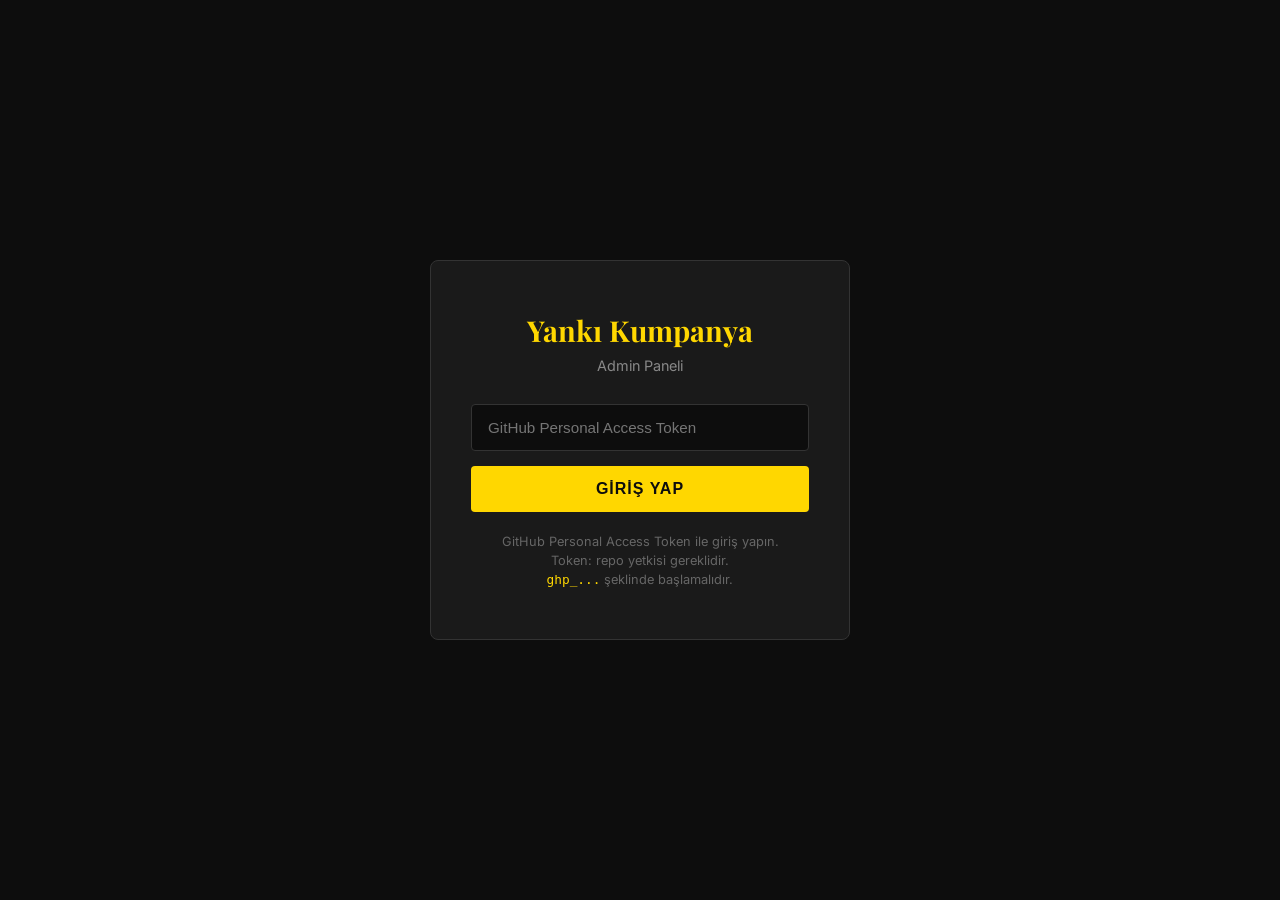
<file: admin/index.html>
<!DOCTYPE html>
<html lang="tr">
<head>
  <meta charset="UTF-8">
  <meta name="viewport" content="width=device-width, initial-scale=1.0">
  <title>Admin – Yankı Kumpanya</title>
  <style>
    *{box-sizing:border-box;margin:0;padding:0}
    body{font-family:'Inter',system-ui,sans-serif;background:#0d0d0d;color:#e0e0e0;min-height:100vh}
    
    /* Login */
    .login-wrap{display:flex;align-items:center;justify-content:center;min-height:100vh;padding:20px}
    .login-box{background:#1a1a1a;padding:50px 40px;border-radius:8px;width:100%;max-width:420px;border:1px solid #333}
    .login-box h1{font-family:'Playfair Display',serif;color:#FFD700;text-align:center;margin-bottom:8px;font-size:1.8rem}
    .login-box .sub{text-align:center;color:#888;margin-bottom:30px;font-size:.9rem}
    .login-box input{width:100%;padding:14px 16px;background:#0d0d0d;border:1px solid #333;color:#e0e0e0;font-size:.95rem;border-radius:4px;margin-bottom:15px}
    .login-box input:focus{outline:none;border-color:#FFD700}
    .login-box button{width:100%;padding:14px;background:#FFD700;color:#0d0d0d;border:none;border-radius:4px;font-weight:700;font-size:1rem;cursor:pointer;text-transform:uppercase;letter-spacing:1px}
    .login-box button:hover{background:#e6c200}
    .login-box .err{color:#ef5350;font-size:.85rem;text-align:center;margin-top:10px;display:none}
    .login-box .note{color:#666;font-size:.8rem;text-align:center;margin-top:20px;line-height:1.5}
    
    /* Admin Layout */
    .admin{display:none}
    .admin.active{display:flex;min-height:100vh}
    .sidebar{width:240px;background:#111;border-right:1px solid #222;padding:20px 0;position:fixed;top:0;left:0;height:100vh;overflow-y:auto}
    .sidebar .logo{text-align:center;padding:0 20px 20px;border-bottom:1px solid #222;margin-bottom:10px}
    .sidebar .logo h2{font-family:'Playfair Display',serif;color:#FFD700;font-size:1.2rem}
    .sidebar .logo p{color:#666;font-size:.75rem}
    .sidebar nav a{display:flex;align-items:center;gap:12px;padding:12px 24px;color:#999;font-size:.9rem;transition:.2s;border-left:3px solid transparent}
    .sidebar nav a:hover{color:#FFD700;background:rgba(255,215,0,.05)}
    .sidebar nav a.active{color:#FFD700;background:rgba(255,215,0,.08);border-left-color:#FFD700}
    .sidebar nav a i{width:18px;text-align:center}
    .sidebar .logout{display:block;margin-top:20px;padding:12px 24px;color:#ef5350;font-size:.85rem;cursor:pointer;border-top:1px solid #222;padding-top:15px}
    
    .main{margin-left:240px;flex:1;padding:30px 40px;min-height:100vh}
    .topbar{display:flex;justify-content:space-between;align-items:center;margin-bottom:30px}
    .topbar h1{font-size:1.5rem;color:#FFD700;font-family:'Playfair Display',serif}
    .topbar .badge{background:#FFD700;color:#0d0d0d;padding:4px 12px;border-radius:20px;font-size:.75rem;font-weight:700}
    
    .section{display:none}
    .section.active{display:block}
    
    .card{background:#1a1a1a;border:1px solid #222;border-radius:8px;padding:25px;margin-bottom:20px}
    .card h3{color:#FFD700;margin-bottom:15px;font-size:1.1rem;font-family:'Playfair Display',serif}
    .card label{display:block;color:#999;font-size:.8rem;text-transform:uppercase;letter-spacing:1px;margin-bottom:6px;margin-top:15px}
    .card input,.card textarea,.card select{width:100%;padding:12px 14px;background:#0d0d0d;border:1px solid #333;color:#e0e0e0;font-size:.9rem;border-radius:4px;font-family:inherit}
    .card input:focus,.card textarea:focus{outline:none;border-color:#FFD700}
    .card textarea{height:120px;resize:vertical}
    
    .btn{padding:10px 24px;border:none;border-radius:4px;font-weight:600;cursor:pointer;font-size:.85rem;text-transform:uppercase;letter-spacing:1px;transition:.2s}
    .btn-primary{background:#FFD700;color:#0d0d0d}.btn-primary:hover{background:#e6c200}
    .btn-danger{background:#ef5350;color:#fff}.btn-danger:hover{background:#d32f2f}
    .btn-outline{background:transparent;border:1px solid #FFD700;color:#FFD700}.btn-outline:hover{background:rgba(255,215,0,.1)}
    .btn-sm{padding:6px 14px;font-size:.75rem}
    
    .actions{display:flex;gap:10px;margin-top:15px}
    
    /* Table */
    .table-wrap{overflow-x:auto}
    table{width:100%;border-collapse:collapse}
    th{text-align:left;padding:12px;color:#999;font-size:.75rem;text-transform:uppercase;letter-spacing:1px;border-bottom:1px solid #333}
    td{padding:12px;border-bottom:1px solid #222;font-size:.9rem}
    td img{width:60px;height:40px;object-fit:cover;border-radius:4px}
    tr:hover{background:rgba(255,215,0,.03)}
    
    /* Status badge */
    .status{display:inline-block;padding:3px 10px;border-radius:20px;font-size:.7rem;font-weight:600;text-transform:uppercase;letter-spacing:.5px}
    .status-live{background:rgba(76,175,80,.15);color:#4CAF50}
    .status-upcoming{background:rgba(255,215,0,.15);color:#FFD700}
    .status-archived{background:rgba(150,150,150,.15);color:#999}
    
    .toast{position:fixed;bottom:20px;right:20px;background:#4CAF50;color:#fff;padding:14px 24px;border-radius:6px;font-size:.9rem;z-index:9999;display:none;box-shadow:0 4px 20px rgba(0,0,0,.4)}
    .toast.show{display:block;animation:slideIn .3s}
    .toast.error{background:#ef5350}
    @keyframes slideIn{from{transform:translateY(20px);opacity:0}to{transform:translateY(0);opacity:1}}
    
    .empty{text-align:center;padding:40px;color:#555;font-style:italic}
    .grid-2{display:grid;grid-template-columns:1fr 1fr;gap:20px}
    
    @media(max-width:768px){
      .sidebar{display:none}
      .main{margin-left:0;padding:20px}
      .grid-2{grid-template-columns:1fr}
    }
  </style>
  <link rel="preconnect" href="https://fonts.googleapis.com">
  <link href="https://fonts.googleapis.com/css2?family=Inter:wght@300;400;500;600;700&family=Playfair+Display:wght@400;700&display=swap" rel="stylesheet">
  <link rel="stylesheet" href="https://cdnjs.cloudflare.com/ajax/libs/font-awesome/6.5.1/css/all.min.css">
</head>
<body>

  <!-- LOGIN -->
  <div class="login-wrap" id="login-wrap">
    <div class="login-box">
      <h1>Yankı Kumpanya</h1>
      <p class="sub">Admin Paneli</p>
      <input type="password" id="token-input" placeholder="GitHub Personal Access Token" autocomplete="off">
      <button onclick="login()">Giriş Yap</button>
      <p class="err" id="login-err">Token geçersiz veya GitHub API hatası</p>
      <p class="note">GitHub Personal Access Token ile giriş yapın.<br>Token: repo yetkisi gereklidir.<br><code style="color:#FFD700">ghp_...</code> şeklinde başlamalıdır.</p>
    </div>
  </div>

  <!-- ADMIN -->
  <div class="admin" id="admin">
    <aside class="sidebar">
      <div class="logo">
        <h2>YK Admin</h2>
        <p>Yankı Kumpanya</p>
      </div>
      <nav>
        <a href="#" data-section="dashboard" class="active"><i class="fas fa-home"></i> Dashboard</a>
        <a href="#" data-section="hero"><i class="fas fa-image"></i> Hero</a>
        <a href="#" data-section="shows"><i class="fas fa-theater-masks"></i> Oyunlar</a>
        <a href="#" data-section="gallery"><i class="fas fa-images"></i> Galeri</a>
        <a href="#" data-section="about"><i class="fas fa-info-circle"></i> Hakkında</a>
        <a href="#" data-section="contact"><i class="fas fa-envelope"></i> İletişim</a>
        <a href="#" data-section="footer"><i class="fas fa-shoe-prints"></i> Footer</a>
        <a href="#" data-section="settings"><i class="fas fa-cog"></i> Ayarlar</a>
      </nav>
      <div class="logout" onclick="logout()"><i class="fas fa-sign-out-alt"></i> Çıkış Yap</div>
    </aside>

    <div class="main">
      <!-- DASHBOARD -->
      <div class="section active" id="sec-dashboard">
        <div class="topbar"><h1>Dashboard</h1></div>
        <div class="grid-2">
          <div class="card"><h3><i class="fas fa-theater-masks" style="color:#FFD700;margin-right:8px"></i> Oyunlar</h3><p style="font-size:2rem;color:#fff" id="stat-shows">0</p><p style="color:#888;font-size:.85rem">Toplam oyun</p></div>
          <div class="card"><h3><i class="fas fa-images" style="color:#FFD700;margin-right:8px"></i> Galeri</h3><p style="font-size:2rem;color:#fff" id="stat-gallery">0</p><p style="color:#888;font-size:.85rem">Toplam fotoğraf</p></div>
        </div>
        <div class="card">
          <h3>Son Aktivite</h3>
          <p id="last-activity" style="color:#888">Henüz işlem yapılmadı</p>
        </div>
        <div class="card">
          <h3>Hızlı İşlemler</h3>
          <div class="actions">
            <button class="btn btn-primary" onclick="showSection('shows')">+ Yeni Oyun</button>
            <button class="btn btn-outline" onclick="showSection('gallery')">+ Galeri Ekle</button>
            <a href="../index.html" target="_blank" class="btn btn-outline"><i class="fas fa-external-link-alt"></i> Siteyi Görüntüle</a>
          </div>
        </div>
      </div>

      <!-- HERO -->
      <div class="section" id="sec-hero">
        <div class="topbar"><h1>Hero Bölümü</h1></div>
        <div class="card">
          <h3>Arka Plan Görseli</h3>
          <label>Görsel URL</label>
          <input type="text" id="hero-img" placeholder="https://images.unsplash.com/...">
          <label>Başlık</label>
          <input type="text" id="hero-title" placeholder="Yankı Kumpanya">
          <label>Alt Başlık</label>
          <input type="text" id="hero-subtitle" placeholder="Muğla Tiyatrosu">
          <label>Slogan</label>
          <input type="text" id="hero-slogan" placeholder="Sahnenin ışığı, ruhun yankısıdır.">
          <label>Buton Yazısı</label>
          <input type="text" id="hero-btn" placeholder="Repertuarı Keşfet">
          <label>Buton Linki</label>
          <input type="text" id="hero-btn-link" placeholder="repertuar.html">
          <div class="actions"><button class="btn btn-primary" onclick="saveHero()">Kaydet</button></div>
        </div>
      </div>

      <!-- SHOWS -->
      <div class="section" id="sec-shows">
        <div class="topbar"><h1>Oyunlar</h1><button class="btn btn-primary" onclick="addShow()">+ Yeni Oyun</button></div>
        <div class="card" id="show-form" style="display:none">
          <h3 id="show-form-title">Yeni Oyun</h3>
          <input type="hidden" id="show-edit-id">
          <div class="grid-2">
            <div>
              <label>Başlık</label>
              <input type="text" id="show-title" placeholder="Oyun adı">
              <label>Tarih / Seans</label>
              <input type="text" id="show-date" placeholder="Her Cuma, 20:30">
              <label>Açıklama</label>
              <textarea id="show-desc" placeholder="Oyun açıklaması"></textarea>
            </div>
            <div>
              <label>Görsel URL</label>
              <input type="text" id="show-img" placeholder="https://images.unsplash.com/...">
              <label>Rozet</label>
              <input type="text" id="show-badge" placeholder="Yeni / Popüler / Yakında (boş bırakabilirsiniz)">
              <label>Durum</label>
              <select id="show-status"><option value="Sahnede">Sahnede</option><option value="Yakında">Yakında</option><option value="Arşiv">Arşiv</option></select>
            </div>
          </div>
          <div class="actions">
            <button class="btn btn-primary" onclick="saveShow()">Kaydet</button>
            <button class="btn btn-outline" onclick="cancelShow()">İptal</button>
          </div>
        </div>
        <div class="card">
          <div class="table-wrap">
            <table><thead><tr><th>Görsel</th><th>Başlık</th><th>Tarih</th><th>Durum</th><th>İşlem</th></tr></thead><tbody id="shows-tbody"></tbody></table>
          </div>
        </div>
      </div>

      <!-- GALLERY -->
      <div class="section" id="sec-gallery">
        <div class="topbar"><h1>Galeri</h1><button class="btn btn-primary" onclick="addGalleryItem()">+ Fotoğraf Ekle</button></div>
        <div class="card" id="gallery-form" style="display:none">
          <h3 id="gallery-form-title">Yeni Fotoğraf</h3>
          <input type="hidden" id="gallery-edit-id">
          <label>Görsel URL</label>
          <input type="text" id="gallery-img" placeholder="https://images.unsplash.com/...">
          <label>Açıklama (isteğe bağlı)</label>
          <input type="text" id="gallery-caption" placeholder="Fotoğraf açıklaması">
          <div class="actions">
            <button class="btn btn-primary" onclick="saveGalleryItem()">Kaydet</button>
            <button class="btn btn-outline" onclick="cancelGallery()">İptal</button>
          </div>
        </div>
        <div class="card">
          <div class="table-wrap">
            <table><thead><tr><th>Görsel</th><th>Açıklama</th><th>İşlem</th></tr></thead><tbody id="gallery-tbody"></tbody></table>
          </div>
        </div>
      </div>

      <!-- ABOUT -->
      <div class="section" id="sec-about">
        <div class="topbar"><h1>Hakkında Sayfası</h1></div>
        <div class="card">
          <h3>Hikaye</h3>
          <label>Başlık</label>
          <input type="text" id="about-title" placeholder="Hikayemiz">
          <label>Paragraf 1</label>
          <textarea id="about-p1" placeholder="İlk paragraf"></textarea>
          <label>Paragraf 2</label>
          <textarea id="about-p2" placeholder="İkinci paragraf"></textarea>
          <label>Görsel URL</label>
          <input type="text" id="about-img" placeholder="https://images.unsplash.com/...">
        </div>
        <div class="card">
          <h3>İstatistikler</h3>
          <div class="grid-2">
            <div><label>Oyun Sayısı</label><input type="text" id="stat1-val" placeholder="50+"><label>Açıklama</label><input type="text" id="stat1-label" placeholder="Oyun"></div>
            <div><label>Seyirci Sayısı</label><input type="text" id="stat2-val" placeholder="10K+"><label>Açıklama</label><input type="text" id="stat2-label" placeholder="Seyirci"></div>
            <div><label>Yıl</label><input type="text" id="stat3-val" placeholder="7"><label>Açıklama</label><input type="text" id="stat3-label" placeholder="Yıl"></div>
            <div><label>Ödül</label><input type="text" id="stat4-val" placeholder="15+"><label>Açıklama</label><input type="text" id="stat4-label" placeholder="Ödül"></div>
          </div>
        </div>
        <div class="card">
          <h3>Misyon</h3>
          <textarea id="about-mission" placeholder="Misyonumuz..."></textarea>
        </div>
        <div class="card">
          <h3>Vizyon</h3>
          <textarea id="about-vision" placeholder="Vizyonumuz..."></textarea>
        </div>
        <div class="card">
          <h3>Ekip Üyeleri</h3>
          <div id="team-list"></div>
          <button class="btn btn-outline btn-sm" onclick="addTeamMember()" style="margin-top:10px">+ Üye Ekle</button>
        </div>
        <div class="actions"><button class="btn btn-primary" onclick="saveAbout()">Hakkında Kaydet</button></div>
      </div>

      <!-- CONTACT -->
      <div class="section" id="sec-contact">
        <div class="topbar"><h1>İletişim Sayfası</h1></div>
        <div class="grid-2">
          <div class="card">
            <h3>İletişim Bilgileri</h3>
            <label>Adres</label>
            <input type="text" id="contact-address" placeholder="Caferağa Mahallesi, Moda Cad.">
            <label>Telefon</label>
            <input type="text" id="contact-phone" placeholder="+90 216 123 45 67">
            <label>E-posta</label>
            <input type="text" id="contact-email" placeholder="info@yankikumpanya.com">
            <label>Bilet E-posta</label>
            <input type="text" id="contact-bilet-email" placeholder="bilet@yankikumpanya.com">
            <label>Gişe Saatleri</label>
            <input type="text" id="contact-hours" placeholder="Salı–Cumartesi: 12:00–20:00">
          </div>
          <div class="card">
            <h3>Google Maps</h3>
            <label>Maps Embed URL</label>
            <textarea id="contact-map" placeholder="https://www.google.com/maps/embed?pb=..."></textarea>
            <h3 style="margin-top:20px">Sosyal Medya</h3>
            <label>Instagram</label>
            <input type="text" id="social-instagram" placeholder="https://instagram.com/...">
            <label>Twitter</label>
            <input type="text" id="social-twitter" placeholder="https://twitter.com/...">
            <label>YouTube</label>
            <input type="text" id="social-youtube" placeholder="https://youtube.com/...">
            <label>Facebook</label>
            <input type="text" id="social-facebook" placeholder="https://facebook.com/...">
            <label>TikTok</label>
            <input type="text" id="social-tiktok" placeholder="https://tiktok.com/...">
          </div>
        </div>
        <div class="actions"><button class="btn btn-primary" onclick="saveContact()">İletişim Kaydet</button></div>
      </div>

      <!-- FOOTER -->
      <div class="section" id="sec-footer">
        <div class="topbar"><h1>Footer</h1></div>
        <div class="card">
          <h3>Footer İçeriği</h3>
          <label>Telif Hakkı Yazısı</label>
          <input type="text" id="footer-copy" placeholder="2026 Yankı Kumpanya. Tüm hakları saklıdır.">
          <label>Bülten Başlığı</label>
          <input type="text" id="footer-newsletter-title" placeholder="Bülten">
          <label>Bülten Açıklaması</label>
          <input type="text" id="footer-newsletter-desc" placeholder="Yeni oyunlar ve etkinliklerden haberdar olun.">
        </div>
        <div class="actions"><button class="btn btn-primary" onclick="saveFooter()">Footer Kaydet</button></div>
      </div>

      <!-- SETTINGS -->
      <div class="section" id="sec-settings">
        <div class="topbar"><h1>Ayarlar</h1></div>
        <div class="card">
          <h3>GitHub Ayarları</h3>
          <label>Repo</label>
          <input type="text" id="set-repo" value="cnytysldr/Yanki-Kumpanya" disabled style="opacity:.6">
          <label>Branch</label>
          <input type="text" id="set-branch" value="main" disabled style="opacity:.6">
          <label>Token</label>
          <input type="password" id="set-token" disabled style="opacity:.6" value="••••••••">
        </div>
        <div class="card">
          <h3>Veri Yedekleme</h3>
          <p style="color:#888;margin-bottom:15px">Tüm site verilerini GitHub'a kaydeder.</p>
          <button class="btn btn-primary" onclick="saveAllData()"><i class="fas fa-save"></i> Tüm Verileri Kaydet</button>
          <button class="btn btn-outline" onclick="loadAllData()" style="margin-left:10px"><i class="fas fa-sync"></i> Verileri Yenile</button>
        </div>
      </div>
    </div>
  </div>

  <div class="toast" id="toast"></div>

  <script>
    // ─── Config ───
    const REPO = 'cnytysldr/Yanki-Kumpanya';
    const BRANCH = 'main';
    let TOKEN = localStorage.getItem('yk_token') || '';
    let DATA = { hero: {}, shows: [], gallery: [], about: {}, contact: {}, footer: {} };

    // ─── Auth ───
    async function login() {
      const input = document.getElementById('token-input').value.trim();
      if (!input) return;
      try {
        const r = await fetch('https://api.github.com/user', { headers: { Authorization: `Bearer ${input}` } });
        if (!r.ok) throw new Error();
        TOKEN = input;
        localStorage.setItem('yk_token', TOKEN);
        showAdmin();
      } catch(e) {
        document.getElementById('login-err').style.display = 'block';
      }
    }

    function logout() {
      localStorage.removeItem('yk_token');
      TOKEN = '';
      location.reload();
    }

    // ─── Init ───
    if (TOKEN) showAdmin();

    async function showAdmin() {
      document.getElementById('login-wrap').style.display = 'none';
      document.getElementById('admin').classList.add('active');
      await loadAllData();
      renderAll();
    }

    // ─── GitHub API ───
    async function ghGet(path) {
      const r = await fetch(`https://api.github.com/repos/${REPO}/contents/${path}?ref=${BRANCH}`, {
        headers: { Authorization: `Bearer ${TOKEN}`, Accept: 'application/vnd.github.v3+json' }
      });
      if (!r.ok) return null;
      const json = await r.json();
      let decodedContent = '';
      try {
        decodedContent = decodeURIComponent(escape(atob(json.content)));
      } catch(e) {
        decodedContent = atob(json.content);
      }
      return { content: decodedContent, sha: json.sha };
    }

    async function ghPut(path, content, sha) {
      const body = { message: `Admin: update ${path}`, content: btoa(unescape(encodeURIComponent(content))), branch: BRANCH };
      if (sha) body.sha = sha;
      const r = await fetch(`https://api.github.com/repos/${REPO}/contents/${path}`, {
        method: 'PUT',
        headers: { Authorization: `Bearer ${TOKEN}`, 'Content-Type': 'application/json' },
        body: JSON.stringify(body)
      });
      return r.ok;
    }

    // ─── Data Load/Save ───
    async function loadFile(path) {
      const file = await ghGet(path);
      if (!file) return null;
      try { return JSON.parse(file.content); } catch { return file.content; }
    }

    async function saveFile(path, data) {
      const file = await ghGet(path);
      const content = typeof data === 'string' ? data : JSON.stringify(data, null, 2);
      try {
        const localKey = 'yk_' + path.replace('/', '_').replace('.json', '');
        localStorage.setItem(localKey, content);
      } catch (e) {}
      return await ghPut(path, content, file?.sha);
    }

    async function loadAllData() {
      showToast('Veriler yükleniyor...');
      DATA.hero = await loadFile('data/hero.json') || {};
      DATA.shows = await loadFile('data/shows.json') || [];
      DATA.gallery = await loadFile('data/gallery.json') || [];
      DATA.about = await loadFile('data/about.json') || {};
      DATA.contact = await loadFile('data/contact.json') || {};
      DATA.footer = await loadFile('data/footer.json') || {};
      showToast('Veriler yüklendi');
      renderAll();
    }

    async function saveAllData() {
      showToast('Tüm veriler kaydediliyor...');
      const results = await Promise.all([
        saveFile('data/hero.json', DATA.hero),
        saveFile('data/shows.json', DATA.shows),
        saveFile('data/gallery.json', DATA.gallery),
        saveFile('data/about.json', DATA.about),
        saveFile('data/contact.json', DATA.contact),
        saveFile('data/footer.json', DATA.footer)
      ]);
      if (results.some(r => !r)) return showToast('Bazı veriler kaydedilemedi!', true);
      setActivity('Tüm veriler kaydedildi');
      showToast('Tüm veriler kaydedildi!');
    }

    // ─── Render ───
    function renderAll() {
      // Dashboard stats
      document.getElementById('stat-shows').textContent = DATA.shows.length;
      document.getElementById('stat-gallery').textContent = DATA.gallery.length;
      
      // Hero
      const h = DATA.hero;
      document.getElementById('hero-img').value = h.image || '';
      document.getElementById('hero-title').value = h.title || 'Yankı Kumpanya';
      document.getElementById('hero-subtitle').value = h.subtitle || 'Muğla Tiyatrosu';
      document.getElementById('hero-slogan').value = h.slogan || '';
      document.getElementById('hero-btn').value = h.btnText || 'Repertuarı Keşfet';
      document.getElementById('hero-btn-link').value = h.btnLink || 'repertuar.html';

      // Shows
      renderShowsTable();

      // Gallery
      renderGalleryTable();

      // About
      const a = DATA.about;
      document.getElementById('about-title').value = a.title || '';
      document.getElementById('about-p1').value = a.p1 || '';
      document.getElementById('about-p2').value = a.p2 || '';
      document.getElementById('about-img').value = a.image || '';
      document.getElementById('about-mission').value = a.mission || '';
      document.getElementById('about-vision').value = a.vision || '';
      if (a.stats) {
        for (let i = 0; i < 4; i++) {
          const s = a.stats[i] || {};
          document.getElementById(`stat${i+1}-val`).value = s.value || '';
          document.getElementById(`stat${i+1}-label`).value = s.label || '';
        }
      }
      renderTeam();

      // Contact
      const c = DATA.contact;
      document.getElementById('contact-address').value = c.address || '';
      document.getElementById('contact-phone').value = c.phone || '';
      document.getElementById('contact-email').value = c.email || '';
      document.getElementById('contact-bilet-email').value = c.biletEmail || '';
      document.getElementById('contact-hours').value = c.hours || '';
      document.getElementById('contact-map').value = c.mapEmbed || '';
      if (c.social) {
        document.getElementById('social-instagram').value = c.social.instagram || '';
        document.getElementById('social-twitter').value = c.social.twitter || '';
        document.getElementById('social-youtube').value = c.social.youtube || '';
        document.getElementById('social-facebook').value = c.social.facebook || '';
        document.getElementById('social-tiktok').value = c.social.tiktok || '';
      }

      // Footer
      const f = DATA.footer;
      document.getElementById('footer-copy').value = f.copyright || '';
      document.getElementById('footer-newsletter-title').value = f.newsletterTitle || '';
      document.getElementById('footer-newsletter-desc').value = f.newsletterDesc || '';
    }

    function renderShowsTable() {
      const tbody = document.getElementById('shows-tbody');
      if (!DATA.shows.length) { tbody.innerHTML = '<tr><td colspan="5" class="empty">Henüz oyun eklenmedi</td></tr>'; return; }
      tbody.innerHTML = DATA.shows.map((s, i) => `
        <tr>
          <td><img src="${s.img || ''}" alt="${s.title}"></td>
          <td>${s.title}</td>
          <td>${s.date}</td>
          <td><span class="status ${s.status==='Sahnede'?'status-live':s.status==='Yakında'?'status-upcoming':'status-archived'}">${s.status}</span></td>
          <td>
            <button class="btn btn-outline btn-sm" onclick="editShow(${i})"><i class="fas fa-edit"></i></button>
            <button class="btn btn-danger btn-sm" onclick="deleteShow(${i})"><i class="fas fa-trash"></i></button>
          </td>
        </tr>
      `).join('');
    }

    function renderGalleryTable() {
      const tbody = document.getElementById('gallery-tbody');
      if (!DATA.gallery.length) { tbody.innerHTML = '<tr><td colspan="3" class="empty">Henüz fotoğraf eklenmedi</td></tr>'; return; }
      tbody.innerHTML = DATA.gallery.map((g, i) => `
        <tr>
          <td><img src="${g.img || g}" alt="Galeri"></td>
          <td>${g.caption || ''}</td>
          <td>
            <button class="btn btn-outline btn-sm" onclick="editGallery(${i})"><i class="fas fa-edit"></i></button>
            <button class="btn btn-danger btn-sm" onclick="deleteGallery(${i})"><i class="fas fa-trash"></i></button>
          </td>
        </tr>
      `).join('');
    }

    function renderTeam() {
      const list = document.getElementById('team-list');
      const team = DATA.about.team || [];
      if (!team.length) { list.innerHTML = '<p class="empty">Üye eklenmedi</p>'; return; }
      list.innerHTML = team.map((m, i) => `
        <div style="display:flex;gap:10px;align-items:center;margin-bottom:10px;padding:10px;background:#0d0d0d;border-radius:4px">
          <img src="${m.img || ''}" style="width:50px;height:50px;border-radius:50%;object-fit:cover">
          <div style="flex:1"><strong>${m.name}</strong><br><span style="color:#888;font-size:.85rem">${m.role}</span></div>
          <button class="btn btn-danger btn-sm" onclick="removeTeam(${i})"><i class="fas fa-trash"></i></button>
        </div>
      `).join('');
    }

    // ─── Section Navigation ───
    document.querySelectorAll('.sidebar nav a').forEach(a => {
      a.addEventListener('click', (e) => {
        e.preventDefault();
        showSection(a.dataset.section);
      });
    });

    function showSection(name) {
      document.querySelectorAll('.sidebar nav a').forEach(a => a.classList.remove('active'));
      document.querySelector(`.sidebar nav a[data-section="${name}"]`)?.classList.add('active');
      document.querySelectorAll('.section').forEach(s => s.classList.remove('active'));
      document.getElementById(`sec-${name}`)?.classList.add('active');
    }

    // ─── Hero ───
    async function saveHero() {
      DATA.hero = {
        image: document.getElementById('hero-img').value,
        title: document.getElementById('hero-title').value,
        subtitle: document.getElementById('hero-subtitle').value,
        slogan: document.getElementById('hero-slogan').value,
        btnText: document.getElementById('hero-btn').value,
        btnLink: document.getElementById('hero-btn-link').value
      };
      if (!(await saveFile('data/hero.json', DATA.hero))) return showToast('Kaydedilemedi!', true);
      setActivity('Hero güncellendi');
      showToast('Hero kaydedildi!');
    }

    // ─── Shows ───
    function addShow() {
      document.getElementById('show-form').style.display = 'block';
      document.getElementById('show-form-title').textContent = 'Yeni Oyun';
      document.getElementById('show-edit-id').value = '';
      ['show-title','show-date','show-desc','show-img','show-badge'].forEach(id => document.getElementById(id).value = '');
      document.getElementById('show-status').value = 'Sahnede';
    }
    function editShow(i) {
      const s = DATA.shows[i];
      document.getElementById('show-form').style.display = 'block';
      document.getElementById('show-form-title').textContent = 'Oyunu Düzenle';
      document.getElementById('show-edit-id').value = i;
      document.getElementById('show-title').value = s.title || '';
      document.getElementById('show-date').value = s.date || '';
      document.getElementById('show-desc').value = s.desc || '';
      document.getElementById('show-img').value = s.img || '';
      document.getElementById('show-badge').value = s.badge || '';
      document.getElementById('show-status').value = s.status || 'Sahnede';
    }
    function cancelShow() { document.getElementById('show-form').style.display = 'none'; }
    async function saveShow() {
      const obj = {
        title: document.getElementById('show-title').value,
        date: document.getElementById('show-date').value,
        desc: document.getElementById('show-desc').value,
        img: document.getElementById('show-img').value,
        badge: document.getElementById('show-badge').value,
        status: document.getElementById('show-status').value
      };
      const editId = document.getElementById('show-edit-id').value;
      if (editId !== '') { DATA.shows[parseInt(editId)] = obj; } else { DATA.shows.push(obj); }
      if (!(await saveFile('data/shows.json', DATA.shows))) return showToast('Kaydedilemedi!', true);
      document.getElementById('show-form').style.display = 'none';
      renderShowsTable();
      setActivity(`Oyun "${obj.title}" kaydedildi`);
      showToast('Oyun kaydedildi!');
    }
    async function deleteShow(i) {
      if (!confirm('Bu oyunu silmek istediğinize emin misiniz?')) return;
      const title = DATA.shows[i].title;
      DATA.shows.splice(i, 1);
      if (!(await saveFile('data/shows.json', DATA.shows))) return showToast('Silinemedi!', true);
      renderShowsTable();
      setActivity(`Oyun "${title}" silindi`);
      showToast('Oyun silindi!');
    }

    // ─── Gallery ───
    function addGalleryItem() {
      document.getElementById('gallery-form').style.display = 'block';
      document.getElementById('gallery-form-title').textContent = 'Yeni Fotoğraf';
      document.getElementById('gallery-edit-id').value = '';
      document.getElementById('gallery-img').value = '';
      document.getElementById('gallery-caption').value = '';
    }
    function editGallery(i) {
      const g = DATA.gallery[i];
      document.getElementById('gallery-form').style.display = 'block';
      document.getElementById('gallery-form-title').textContent = 'Fotoğrafı Düzenle';
      document.getElementById('gallery-edit-id').value = i;
      document.getElementById('gallery-img').value = typeof g === 'string' ? g : g.img || '';
      document.getElementById('gallery-caption').value = typeof g === 'string' ? '' : g.caption || '';
    }
    function cancelGallery() { document.getElementById('gallery-form').style.display = 'none'; }
    async function saveGalleryItem() {
      const obj = { img: document.getElementById('gallery-img').value, caption: document.getElementById('gallery-caption').value };
      const editId = document.getElementById('gallery-edit-id').value;
      if (editId !== '') { DATA.gallery[parseInt(editId)] = obj; } else { DATA.gallery.push(obj); }
      if (!(await saveFile('data/gallery.json', DATA.gallery))) return showToast('Kaydedilemedi!', true);
      document.getElementById('gallery-form').style.display = 'none';
      renderGalleryTable();
      setActivity('Galeri güncellendi');
      showToast('Fotoğraf kaydedildi!');
    }
    async function deleteGallery(i) {
      if (!confirm('Bu fotoğrafı silmek istediğinize emin misiniz?')) return;
      DATA.gallery.splice(i, 1);
      if (!(await saveFile('data/gallery.json', DATA.gallery))) return showToast('Silinemedi!', true);
      renderGalleryTable();
      setActivity('Fotoğraf silindi');
      showToast('Fotoğraf silindi!');
    }

    // ─── About ───
    async function saveAbout() {
      DATA.about = {
        title: document.getElementById('about-title').value,
        p1: document.getElementById('about-p1').value,
        p2: document.getElementById('about-p2').value,
        image: document.getElementById('about-img').value,
        mission: document.getElementById('about-mission').value,
        vision: document.getElementById('about-vision').value,
        stats: [
          { value: document.getElementById('stat1-val').value, label: document.getElementById('stat1-label').value },
          { value: document.getElementById('stat2-val').value, label: document.getElementById('stat2-label').value },
          { value: document.getElementById('stat3-val').value, label: document.getElementById('stat3-label').value },
          { value: document.getElementById('stat4-val').value, label: document.getElementById('stat4-label').value }
        ],
        team: DATA.about.team || []
      };
      if (!(await saveFile('data/about.json', DATA.about))) return showToast('Kaydedilemedi!', true);
      setActivity('Hakkında sayfası güncellendi');
      showToast('Hakkında kaydedildi!');
    }

    function addTeamMember() {
      const name = prompt('İsim:');
      if (!name) return;
      const role = prompt('Pozisyon:') || '';
      const img = prompt('Fotoğraf URL:') || '';
      if (!DATA.about.team) DATA.about.team = [];
      DATA.about.team.push({ name, role, img });
      renderTeam();
    }
    function removeTeam(i) {
      if (!confirm('Bu üyeyi silmek istediğinize emin misiniz?')) return;
      DATA.about.team.splice(i, 1);
      renderTeam();
    }

    // ─── Contact ───
    async function saveContact() {
      DATA.contact = {
        address: document.getElementById('contact-address').value,
        phone: document.getElementById('contact-phone').value,
        email: document.getElementById('contact-email').value,
        biletEmail: document.getElementById('contact-bilet-email').value,
        hours: document.getElementById('contact-hours').value,
        mapEmbed: document.getElementById('contact-map').value,
        social: {
          instagram: document.getElementById('social-instagram').value,
          twitter: document.getElementById('social-twitter').value,
          youtube: document.getElementById('social-youtube').value,
          facebook: document.getElementById('social-facebook').value,
          tiktok: document.getElementById('social-tiktok').value
        }
      };
      if (!(await saveFile('data/contact.json', DATA.contact))) return showToast('Kaydedilemedi!', true);
      setActivity('İletişim sayfası güncellendi');
      showToast('İletişim kaydedildi!');
    }

    // ─── Footer ───
    async function saveFooter() {
      DATA.footer = {
        copyright: document.getElementById('footer-copy').value,
        newsletterTitle: document.getElementById('footer-newsletter-title').value,
        newsletterDesc: document.getElementById('footer-newsletter-desc').value
      };
      if (!(await saveFile('data/footer.json', DATA.footer))) return showToast('Kaydedilemedi!', true);
      setActivity('Footer güncellendi');
      showToast('Footer kaydedildi!');
    }

    // ─── Utils ───
    function showToast(msg, isError) {
      const t = document.getElementById('toast');
      t.textContent = msg;
      t.className = 'toast show' + (isError ? ' error' : '');
      setTimeout(() => t.className = 'toast', 3000);
    }
    function setActivity(msg) {
      document.getElementById('last-activity').textContent = new Date().toLocaleString('tr-TR') + ' – ' + msg;
    }
  </script>
</body>
</html>
</file>
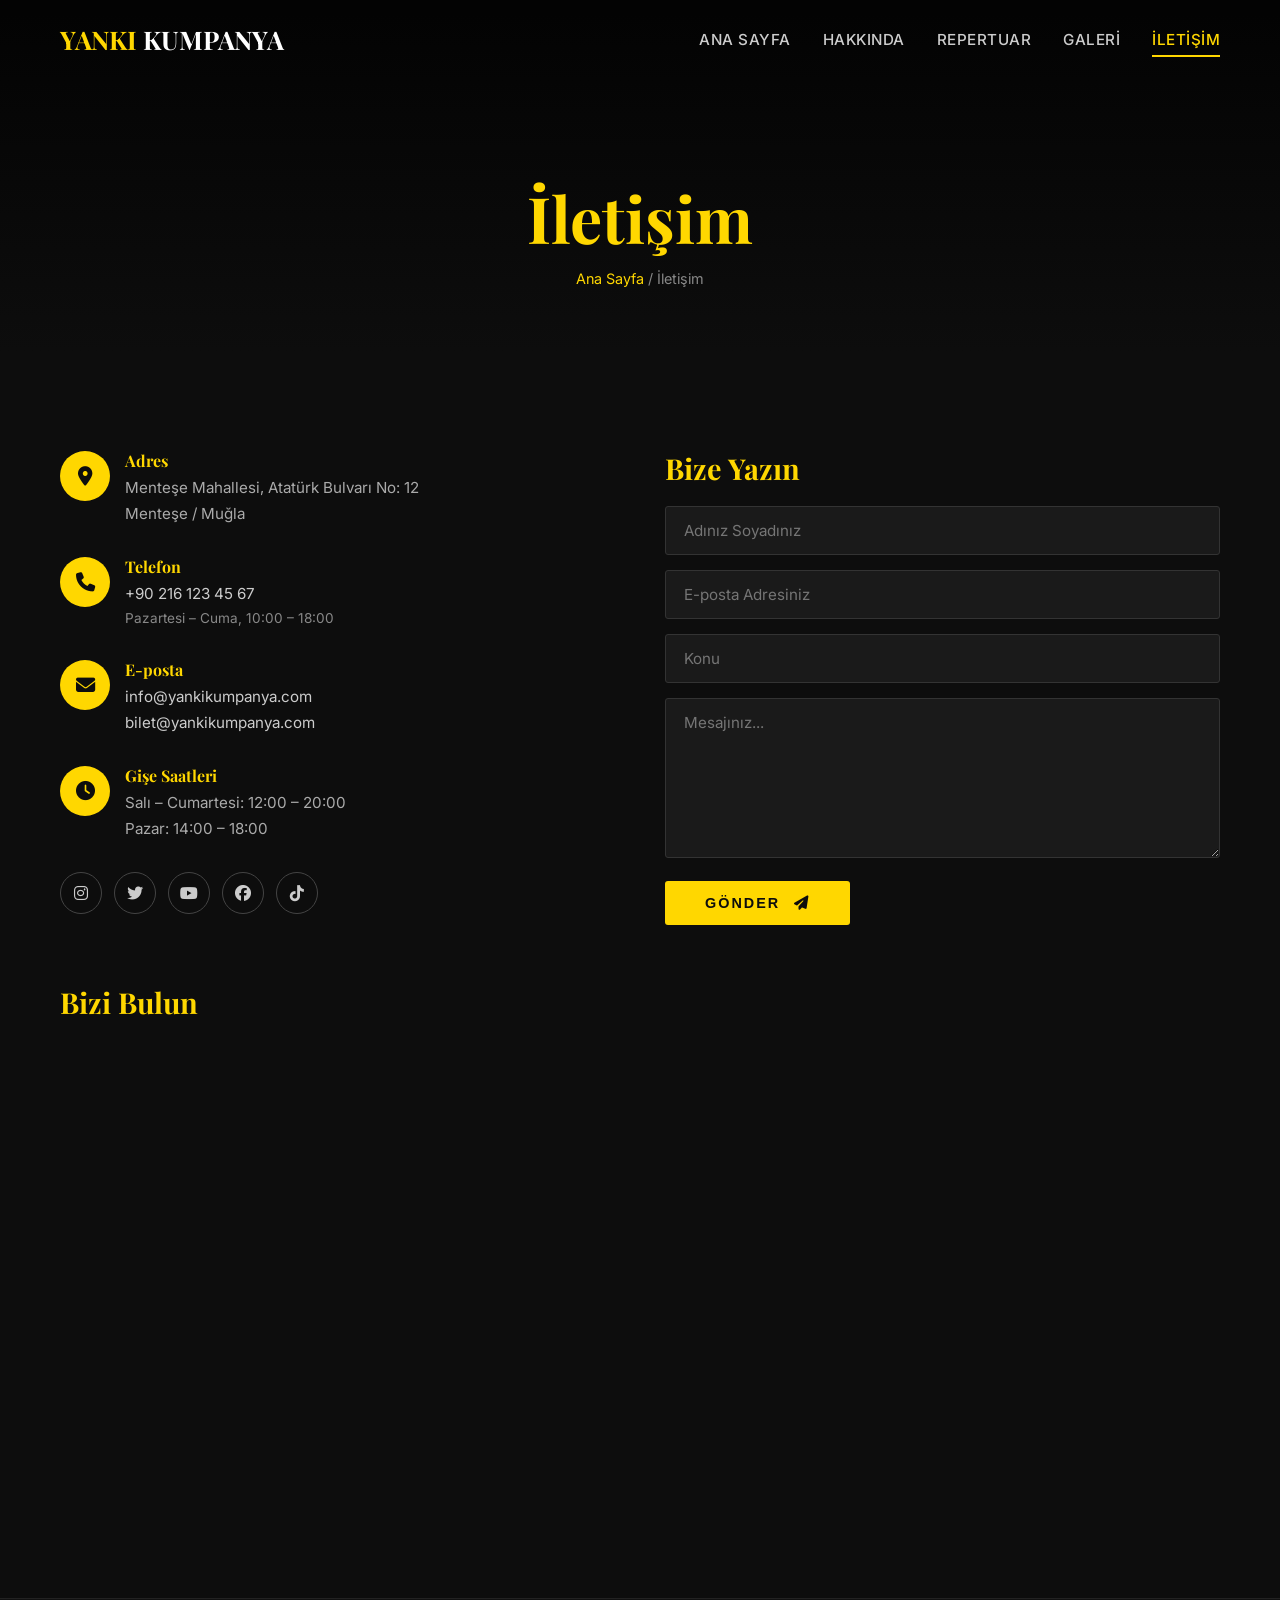
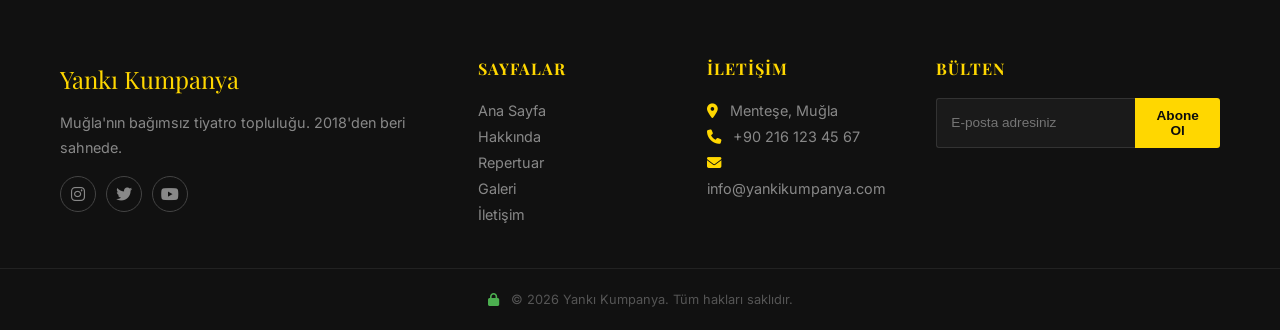
<file: iletisim.html>
<!DOCTYPE html>
<html lang="tr">
<head>
  <meta charset="UTF-8">
  <meta name="viewport" content="width=device-width, initial-scale=1.0">
  <title>İletişim – Yankı Kumpanya</title>
  <link rel="preconnect" href="https://fonts.googleapis.com">
  <link href="https://fonts.googleapis.com/css2?family=Inter:wght@300;400;500;600;700&family=Playfair+Display:ital,wght@0,400;0,700;1,400&display=swap" rel="stylesheet">
  <link rel="stylesheet" href="https://cdnjs.cloudflare.com/ajax/libs/font-awesome/6.5.1/css/all.min.css">
  <link rel="stylesheet" href="css/style.css">
</head>
<body>

  <div class="loader"><div class="spinner"></div></div>

  <header class="header">
    <div class="container">
      <a href="index.html" class="logo">YANKI <span>KUMPANYA</span></a>
      <nav class="nav-links">
        <a href="index.html">Ana Sayfa</a>
        <a href="hakkinda.html">Hakkında</a>
        <a href="repertuar.html">Repertuar</a>
        <a href="galeri.html">Galeri</a>
        <a href="iletisim.html">İletişim</a>
      </nav>
      <div class="hamburger"><span></span><span></span><span></span></div>
    </div>
  </header>
  <div class="mobile-nav">
    <button class="close-btn">&times;</button>
    <a href="index.html">Ana Sayfa</a>
    <a href="hakkinda.html">Hakkında</a>
    <a href="repertuar.html">Repertuar</a>
    <a href="galeri.html">Galeri</a>
    <a href="iletisim.html">İletişim</a>
  </div>

  <section class="page-title">
    <div class="container">
      <h1>İletişim</h1>
      <div class="breadcrumb"><a href="index.html">Ana Sayfa</a> / İletişim</div>
    </div>
  </section>

  <section class="section">
    <div class="container">
      <div class="contact-grid fade-in">
        <div class="contact-info">
          <div class="item">
            <div class="icon"><i class="fas fa-map-marker-alt"></i></div>
            <div>
              <h4>Adres</h4>
              <p id="contact-address-text">Menteşe Mahallesi, Atatürk Bulvarı No: 12<br>Menteşe / Muğla</p>
            </div>
          </div>
          <div class="item">
            <div class="icon"><i class="fas fa-phone"></i></div>
            <div>
              <h4>Telefon</h4>
              <p><a href="tel:+902161234567" id="contact-phone-link">+90 216 123 45 67</a></p>
              <p style="font-size:.85rem;color:#888">Pazartesi – Cuma, 10:00 – 18:00</p>
            </div>
          </div>
          <div class="item">
            <div class="icon"><i class="fas fa-envelope"></i></div>
            <div>
              <h4>E-posta</h4>
              <p><a href="mailto:info@yankikumpanya.com" id="contact-email-link">info@yankikumpanya.com</a></p>
              <p><a href="mailto:bilet@yankikumpanya.com" id="contact-bilet-link">bilet@yankikumpanya.com</a></p>
            </div>
          </div>
          <div class="item">
            <div class="icon"><i class="fas fa-clock"></i></div>
            <div>
              <h4>Gişe Saatleri</h4>
              <p id="contact-hours-text">Salı – Cumartesi: 12:00 – 20:00<br>Pazar: 14:00 – 18:00</p>
            </div>
          </div>
          <div class="social-links">
            <a href="#"><i class="fab fa-instagram"></i></a>
            <a href="#"><i class="fab fa-twitter"></i></a>
            <a href="#"><i class="fab fa-youtube"></i></a>
            <a href="#"><i class="fab fa-facebook"></i></a>
            <a href="#"><i class="fab fa-tiktok"></i></a>
          </div>
        </div>

        <div>
          <h3 style="color:#FFD700;margin-bottom:20px">Bize Yazın</h3>
          <form class="contact-form">
            <input type="text" placeholder="Adınız Soyadınız" required>
            <input type="email" placeholder="E-posta Adresiniz" required>
            <input type="text" placeholder="Konu">
            <textarea placeholder="Mesajınız..." required></textarea>
            <button type="submit">Gönder <i class="fas fa-paper-plane" style="margin-left:8px"></i></button>
          </form>
        </div>
      </div>

      <div class="fade-in" style="margin-top:60px">
        <h3 style="color:#FFD700;margin-bottom:20px">Bizi Bulun</h3>
        <iframe class="map-frame" src="https://www.google.com/maps/embed?pb=!1m18!1m12!1m3!1d3010.7!2d29.029!3d40.978!2m3!1f0!2f0!3f0!3m2!1i1024!2i768!4f13.1!3m3!1m2!1s0x0%3A0x0!2zNDDCsDU4JzQwLjgiTiAyOcKwMDEnNDQuNCJF!5e0!3m2!1str!2str!4v1" allowfullscreen loading="lazy"></iframe>
      </div>
    </div>
  </section>

  <footer class="footer">
    <div class="container">
      <div class="footer-grid">
        <div>
          <div class="logo-footer">Yankı Kumpanya</div>
          <p>Muğla'nın bağımsız tiyatro topluluğu. 2018'den beri sahnede.</p>
          <div class="social-row">
            <a href="#"><i class="fab fa-instagram"></i></a>
            <a href="#"><i class="fab fa-twitter"></i></a>
            <a href="#"><i class="fab fa-youtube"></i></a>
          </div>
        </div>
        <div>
          <h4>Sayfalar</h4>
          <ul>
            <li><a href="index.html">Ana Sayfa</a></li>
            <li><a href="hakkinda.html">Hakkında</a></li>
            <li><a href="repertuar.html">Repertuar</a></li>
            <li><a href="galeri.html">Galeri</a></li>
            <li><a href="iletisim.html">İletişim</a></li>
          </ul>
        </div>
        <div>
          <h4>İletişim</h4>
          <ul>
            <li><i class="fas fa-map-marker-alt" style="color:#FFD700;margin-right:8px"></i> Menteşe, Muğla</li>
            <li><i class="fas fa-phone" style="color:#FFD700;margin-right:8px"></i> +90 216 123 45 67</li>
            <li><i class="fas fa-envelope" style="color:#FFD700;margin-right:8px"></i> info@yankikumpanya.com</li>
          </ul>
        </div>
        <div>
          <h4>Bülten</h4>
          <form style="display:flex;gap:0">
            <input type="email" placeholder="E-posta adresiniz" style="flex:1;padding:10px 14px;background:#1a1a1a;border:1px solid #333;color:#e0e0e0;font-size:.85rem;border-radius:3px 0 0 3px;border-right:none">
            <button type="button" style="background:#FFD700;color:#0d0d0d;border:none;padding:10px 18px;font-weight:700;cursor:pointer;border-radius:0 3px 3px 0;font-size:.85rem">Abone Ol</button>
          </form>
        </div>
      </div>
    </div>
    <div class="footer-bottom">
      <div class="container">
        <span class="ssl"><i class="fas fa-lock"></i></span>
        &copy; 2026 Yankı Kumpanya. Tüm hakları saklıdır.
      </div>
    </div>
  </footer>

  <button class="scroll-top"><i class="fas fa-chevron-up"></i></button>

  <script src="js/data.js"></script>
  <script src="js/script.js"></script>
  <script>
    (async () => {
      const c = await fetchData('contact.json');
      if (!c) return;

      // Contact info
      if (c.address) {
        const addrEl = document.querySelector('#contact-address-text');
        if (addrEl) addrEl.textContent = c.address;
      }
      if (c.phone) {
        const phoneEl = document.querySelector('#contact-phone-text');
        if (phoneEl) phoneEl.textContent = c.phone;
        const phoneLink = document.querySelector('#contact-phone-link');
        if (phoneLink) { phoneLink.textContent = c.phone; phoneLink.href = 'tel:' + c.phone.replace(/\s/g,''); }
      }
      if (c.email) {
        const emailEl = document.querySelector('#contact-email-text');
        if (emailEl) emailEl.textContent = c.email;
        const emailLink = document.querySelector('#contact-email-link');
        if (emailLink) { emailLink.textContent = c.email; emailLink.href = 'mailto:' + c.email; }
      }
      if (c.biletEmail) {
        const biletEl = document.querySelector('#contact-bilet-link');
        if (biletEl) { biletEl.textContent = c.biletEmail; biletEl.href = 'mailto:' + c.biletEmail; }
      }
      if (c.hours) {
        const hoursEl = document.querySelector('#contact-hours-text');
        if (hoursEl) hoursEl.textContent = c.hours;
      }
      if (c.mapEmbed) {
        const mapEl = document.querySelector('.map-frame');
        if (mapEl) mapEl.src = c.mapEmbed;
      }

      // Social links
      if (c.social) {
        const socialLinks = document.querySelectorAll('.social-links a');
        const socialMap = [c.social.instagram, c.social.twitter, c.social.youtube, c.social.facebook, c.social.tiktok];
        socialLinks.forEach((a, i) => { if (socialMap[i]) a.href = socialMap[i]; });
      }
    })();
  </script>
</body>
</html>
</file>
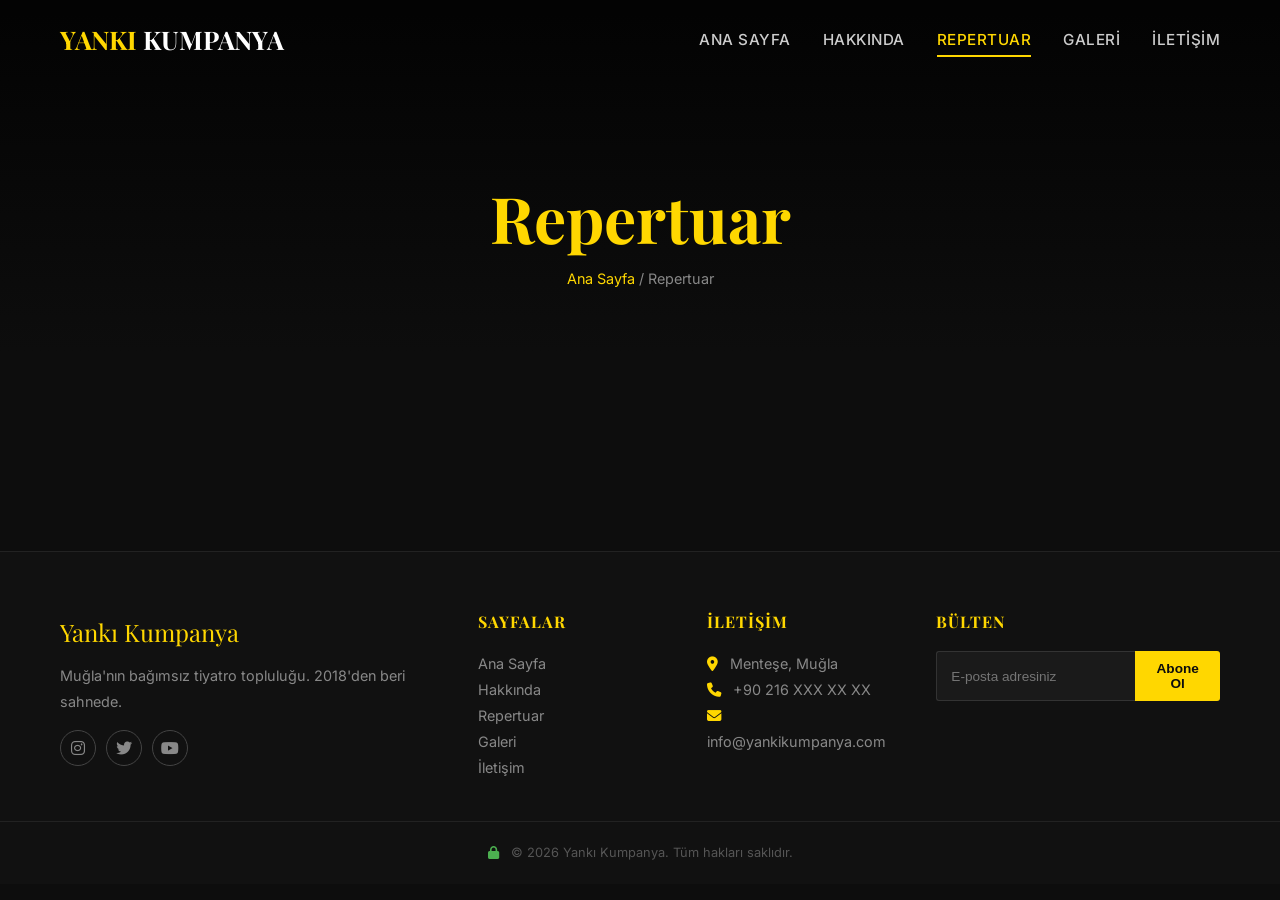
<file: repertuar.html>
<!DOCTYPE html>
<html lang="tr">
<head>
  <meta charset="UTF-8">
  <meta name="viewport" content="width=device-width, initial-scale=1.0">
  <title>Repertuar – Yankı Kumpanya</title>
  <link rel="preconnect" href="https://fonts.googleapis.com">
  <link href="https://fonts.googleapis.com/css2?family=Inter:wght@300;400;500;600;700&family=Playfair+Display:ital,wght@0,400;0,700;1,400&display=swap" rel="stylesheet">
  <link rel="stylesheet" href="https://cdnjs.cloudflare.com/ajax/libs/font-awesome/6.5.1/css/all.min.css">
  <link rel="stylesheet" href="css/style.css">
</head>
<body>

  <div class="loader"><div class="spinner"></div></div>

  <header class="header">
    <div class="container">
      <a href="index.html" class="logo">YANKI <span>KUMPANYA</span></a>
      <nav class="nav-links">
        <a href="index.html">Ana Sayfa</a>
        <a href="hakkinda.html">Hakkında</a>
        <a href="repertuar.html">Repertuar</a>
        <a href="galeri.html">Galeri</a>
        <a href="iletisim.html">İletişim</a>
      </nav>
      <div class="hamburger"><span></span><span></span><span></span></div>
    </div>
  </header>
  <div class="mobile-nav">
    <button class="close-btn">&times;</button>
    <a href="index.html">Ana Sayfa</a>
    <a href="hakkinda.html">Hakkında</a>
    <a href="repertuar.html">Repertuar</a>
    <a href="galeri.html">Galeri</a>
    <a href="iletisim.html">İletişim</a>
  </div>

  <section class="page-title">
    <div class="container">
      <h1>Repertuar</h1>
      <div class="breadcrumb"><a href="index.html">Ana Sayfa</a> / Repertuar</div>
    </div>
  </section>

  <section class="section">
    <div class="container">
      <div class="shows-grid" id="repertuar-grid"></div>
    </div>
  </section>

  <footer class="footer">
    <div class="container">
      <div class="footer-grid">
        <div>
          <div class="logo-footer">Yankı Kumpanya</div>
          <p>Muğla'nın bağımsız tiyatro topluluğu. 2018'den beri sahnede.</p>
          <div class="social-row">
            <a href="#"><i class="fab fa-instagram"></i></a>
            <a href="#"><i class="fab fa-twitter"></i></a>
            <a href="#"><i class="fab fa-youtube"></i></a>
          </div>
        </div>
        <div>
          <h4>Sayfalar</h4>
          <ul>
            <li><a href="index.html">Ana Sayfa</a></li>
            <li><a href="hakkinda.html">Hakkında</a></li>
            <li><a href="repertuar.html">Repertuar</a></li>
            <li><a href="galeri.html">Galeri</a></li>
            <li><a href="iletisim.html">İletişim</a></li>
          </ul>
        </div>
        <div>
          <h4>İletişim</h4>
          <ul>
            <li><i class="fas fa-map-marker-alt" style="color:#FFD700;margin-right:8px"></i> Menteşe, Muğla</li>
            <li><i class="fas fa-phone" style="color:#FFD700;margin-right:8px"></i> +90 216 XXX XX XX</li>
            <li><i class="fas fa-envelope" style="color:#FFD700;margin-right:8px"></i> info@yankikumpanya.com</li>
          </ul>
        </div>
        <div>
          <h4>Bülten</h4>
          <form style="display:flex;gap:0">
            <input type="email" placeholder="E-posta adresiniz" style="flex:1;padding:10px 14px;background:#1a1a1a;border:1px solid #333;color:#e0e0e0;font-size:.85rem;border-radius:3px 0 0 3px;border-right:none">
            <button type="button" style="background:#FFD700;color:#0d0d0d;border:none;padding:10px 18px;font-weight:700;cursor:pointer;border-radius:0 3px 3px 0;font-size:.85rem">Abone Ol</button>
          </form>
        </div>
      </div>
    </div>
    <div class="footer-bottom">
      <div class="container">
        <span class="ssl"><i class="fas fa-lock"></i></span>
        &copy; 2026 Yankı Kumpanya. Tüm hakları saklıdır.
      </div>
    </div>
  </footer>

  <button class="scroll-top"><i class="fas fa-chevron-up"></i></button>

  <script src="js/data.js"></script>
  <script src="js/script.js"></script>
  <script>
    (async () => {
      const shows = await fetchData('shows.json');
      const grid = document.getElementById('repertuar-grid');
      if (grid && shows && shows.length) {
        grid.innerHTML = shows.map(s => `
          <div class="show-card fade-in">
            <div class="img-wrap">
              <img src="${s.img || ''}" alt="${s.title || ''}">
              ${s.badge ? `<span class="badge">${s.badge}</span>` : ''}
            </div>
            <div class="info">
              <h3>${s.title || ''}</h3>
              <div class="meta"><i class="fas fa-calendar-alt" style="color:#FFD700;margin-right:6px"></i>${s.date || ''}</div>
              <p>${s.desc || ''}</p>
              <div style="margin-top:12px;display:flex;align-items:center;gap:10px">
                <span style="font-size:.75rem;padding:4px 10px;border-radius:3px;font-weight:600;text-transform:uppercase;letter-spacing:1px;
                  ${s.status === 'Sahnede' ? 'background:rgba(76,175,80,.15);color:#4CAF50' : s.status === 'Yakında' ? 'background:rgba(255,215,0,.15);color:#FFD700' : 'background:rgba(150,150,150,.15);color:#999'}">
                  ${s.status || ''}
                </span>
              </div>
            </div>
          </div>
        `).join('');
      }
    })();
  </script>
</body>
</html>
</file>
<file: css/style.css>
/* ============================================================
   YANKI KUMPANYA – babasahne tarzı dark theater aesthetic
   Colors: Sarı (#FFD700) + Siyah (#1A1A1A)
   ============================================================ */

/* ---------- Reset & Base ---------- */
*,*::before,*::after{box-sizing:border-box;margin:0;padding:0}
html{scroll-behavior:smooth;font-size:16px}
body{font-family:'Inter',sans-serif;background:#0d0d0d;color:#e0e0e0;line-height:1.7;overflow-x:hidden}
a{text-decoration:none;color:inherit;transition:color .3s}
ul{list-style:none}
img{max-width:100%;height:auto;display:block}
h1,h2,h3,h4,h5{font-family:'Playfair Display',serif;font-weight:700;line-height:1.2}
h1{font-size:clamp(2.2rem,5vw,4rem)}
h2{font-size:clamp(1.8rem,3.5vw,3rem)}
h3{font-size:clamp(1.3rem,2.5vw,1.8rem)}

.container{width:100%;max-width:1200px;margin:0 auto;padding:0 20px}

/* ---------- Header ---------- */
.header{position:fixed;top:0;left:0;width:100%;z-index:1000;transition:background .4s,box-shadow .4s}
.header.scrolled{background:rgba(13,13,13,.95);box-shadow:0 2px 30px rgba(0,0,0,.6);backdrop-filter:blur(10px)}
.header .container{display:flex;align-items:center;justify-content:space-between;padding:18px 20px}
.header .logo{font-family:'Playfair Display',serif;font-size:1.6rem;color:#FFD700;font-weight:700;white-space:nowrap}
.header .logo span{color:#fff}
.nav-links{display:flex;gap:32px;align-items:center}
.nav-links a{color:#ccc;font-size:.95rem;font-weight:500;letter-spacing:.5px;text-transform:uppercase;position:relative;padding:4px 0}
.nav-links a::after{content:'';position:absolute;bottom:0;left:0;width:0;height:2px;background:#FFD700;transition:width .3s}
.nav-links a:hover,.nav-links a.active{color:#FFD700}
.nav-links a:hover::after,.nav-links a.active::after{width:100%}

/* Mobile hamburger */
.hamburger{display:none;flex-direction:column;cursor:pointer;gap:5px;z-index:1001}
.hamburger span{width:28px;height:2px;background:#FFD700;transition:.3s}

/* Mobile nav */
.mobile-nav{display:none;position:fixed;top:0;left:0;width:100%;height:100vh;background:rgba(13,13,13,.98);z-index:999;flex-direction:column;align-items:center;justify-content:center;gap:30px}
.mobile-nav.open{display:flex}
.mobile-nav a{color:#e0e0e0;font-size:1.3rem;font-family:'Playfair Display',serif;text-transform:uppercase;letter-spacing:2px}
.mobile-nav a:hover{color:#FFD700}
.mobile-nav .close-btn{position:absolute;top:25px;right:30px;font-size:2rem;color:#FFD700;cursor:pointer;background:none;border:none}

@media(max-width:900px){
  .nav-links{display:none}
  .hamburger{display:flex}
}

/* ---------- Hero (full-screen video/image) ---------- */
.hero{position:relative;width:100%;height:100vh;overflow:hidden;display:flex;align-items:center;justify-content:center}
.hero-bg{position:absolute;top:0;left:0;width:100%;height:100%;object-fit:cover;z-index:0}
.hero-overlay{position:absolute;top:0;left:0;width:100%;height:100%;background:linear-gradient(180deg,rgba(0,0,0,.55) 0%,rgba(0,0,0,.35) 40%,rgba(13,13,13,1) 100%);z-index:1}
.hero-content{position:relative;z-index:2;text-align:center;padding:0 20px}
.hero-content .logo-hero{font-family:'Playfair Display',serif;font-size:clamp(3rem,7vw,6rem);color:#FFD700;font-weight:700;line-height:1;margin-bottom:10px;text-shadow:0 0 60px rgba(255,215,0,.3)}
.hero-content .logo-hero span{color:#fff;display:block;font-size:clamp(1rem,2vw,1.5rem);font-family:'Inter',sans-serif;font-weight:300;letter-spacing:8px;text-transform:uppercase;margin-top:12px}
.hero-content .slogan{font-size:clamp(1rem,2vw,1.4rem);color:#ccc;margin-top:20px;font-style:italic}
.hero-content .cta-btn{display:inline-block;margin-top:35px;padding:14px 42px;border:2px solid #FFD700;color:#FFD700;font-size:.95rem;text-transform:uppercase;letter-spacing:3px;font-weight:600;transition:all .4s}
.hero-content .cta-btn:hover{background:#FFD700;color:#0d0d0d}

/* ---------- Marquee / Duyuru ---------- */
.marquee-bar{background:#FFD700;color:#0d0d0d;padding:10px 0;font-weight:700;font-size:.9rem;letter-spacing:1px;overflow:hidden;white-space:nowrap}
.marquee-bar .marquee-text{display:inline-block;animation:marquee 25s linear infinite}
@keyframes marquee{0%{transform:translateX(100vw)}100%{transform:translateX(-100%)}}

/* ---------- Section Titles ---------- */
.section{padding:100px 0}
.section-header{text-align:center;margin-bottom:60px}
.section-header h2{color:#FFD700;position:relative;display:inline-block;padding-bottom:15px}
.section-header h2::after{content:'';position:absolute;bottom:0;left:50%;transform:translateX(-50%);width:60px;height:2px;background:#FFD700}
.section-header p{color:#999;margin-top:15px;font-size:1.05rem;max-width:600px;margin-left:auto;margin-right:auto}

/* ---------- Page Title (for inner pages) ---------- */
.page-title{padding:180px 0 60px;background:linear-gradient(180deg,rgba(0,0,0,.8) 0%,#0d0d0d 100%);text-align:center}
.page-title h1{color:#FFD700;margin-bottom:10px}
.breadcrumb{color:#888;font-size:.9rem}
.breadcrumb a{color:#FFD700}
.breadcrumb a:hover{text-decoration:underline}

/* ---------- Shows / Repertoire ---------- */
.shows-grid{display:grid;grid-template-columns:repeat(auto-fill,minmax(340px,1fr));gap:30px}
.show-card{background:#1a1a1a;border-radius:4px;overflow:hidden;transition:transform .3s,box-shadow .3s;position:relative}
.show-card:hover{transform:translateY(-5px);box-shadow:0 15px 40px rgba(255,215,0,.12)}
.show-card .img-wrap{position:relative;height:260px;overflow:hidden}
.show-card .img-wrap img{width:100%;height:100%;object-fit:cover;transition:transform .5s}
.show-card:hover .img-wrap img{transform:scale(1.05)}
.show-card .badge{position:absolute;top:15px;left:15px;background:#FFD700;color:#0d0d0d;padding:4px 14px;font-size:.75rem;font-weight:700;text-transform:uppercase;letter-spacing:1px;border-radius:2px}
.show-card .info{padding:22px}
.show-card .info h3{color:#fff;margin-bottom:8px}
.show-card .info .meta{color:#999;font-size:.85rem;margin-bottom:12px}
.show-card .info p{color:#aaa;font-size:.9rem;line-height:1.6}
.show-card .info .btn-link{display:inline-block;margin-top:15px;color:#FFD700;font-weight:600;font-size:.9rem;text-transform:uppercase;letter-spacing:1px}
.show-card .info .btn-link:hover{text-decoration:underline}

/* ---------- Gallery Grid ---------- */
.gallery-grid{display:grid;grid-template-columns:repeat(auto-fill,minmax(280px,1fr));gap:15px}
.gallery-item{position:relative;overflow:hidden;border-radius:4px;cursor:pointer;aspect-ratio:4/3}
.gallery-item img{width:100%;height:100%;object-fit:cover;transition:transform .5s}
.gallery-item:hover img{transform:scale(1.08)}
.gallery-item .overlay{position:absolute;inset:0;background:rgba(0,0,0,.6);display:flex;align-items:center;justify-content:center;opacity:0;transition:opacity .4s}
.gallery-item:hover .overlay{opacity:1}
.gallery-item .overlay i{color:#FFD700;font-size:2rem}

/* Lightbox */
.lightbox{display:none;position:fixed;inset:0;background:rgba(0,0,0,.95);z-index:2000;align-items:center;justify-content:center;flex-direction:column}
.lightbox.active{display:flex}
.lightbox img{max-width:90vw;max-height:85vh;object-fit:contain;border-radius:4px}
.lightbox .close{position:absolute;top:20px;right:30px;color:#FFD700;font-size:2.5rem;cursor:pointer;background:none;border:none}
.lightbox .nav-btn{position:absolute;top:50%;transform:translateY(-50%);color:#FFD700;font-size:2.5rem;cursor:pointer;background:none;border:none;padding:20px}
.lightbox .nav-btn.prev{left:10px}
.lightbox .nav-btn.next{right:10px}

/* ---------- About Section ---------- */
.about-grid{display:grid;grid-template-columns:1fr 1fr;gap:60px;align-items:center}
.about-grid .text h2{color:#FFD700;margin-bottom:20px}
.about-grid .text p{color:#bbb;margin-bottom:15px;font-size:1rem}
.about-grid .img-wrap{border-radius:4px;overflow:hidden;position:relative}
.about-grid .img-wrap img{width:100%;height:100%;object-fit:cover}
.about-grid .img-wrap::after{content:'';position:absolute;inset:0;border:2px solid #FFD700;border-radius:4px;pointer-events:none}
.stats-row{display:grid;grid-template-columns:repeat(4,1fr);gap:20px;margin-top:50px;text-align:center}
.stat-item h3{font-size:2.5rem;color:#FFD700;font-family:'Playfair Display',serif}
.stat-item p{color:#888;font-size:.85rem;text-transform:uppercase;letter-spacing:1px;margin-top:5px}

@media(max-width:768px){
  .about-grid{grid-template-columns:1fr}
  .stats-row{grid-template-columns:repeat(2,1fr)}
}

/* ---------- Team ---------- */
.team-grid{display:grid;grid-template-columns:repeat(auto-fill,minmax(220px,1fr));gap:30px}
.team-card{text-align:center}
.team-card .avatar{width:160px;height:160px;border-radius:50%;object-fit:cover;margin:0 auto 15px;border:3px solid #FFD700}
.team-card h4{color:#fff;font-size:1.1rem}
.team-card p{color:#999;font-size:.85rem;margin-top:4px}

/* ---------- Contact ---------- */
.contact-grid{display:grid;grid-template-columns:1fr 1fr;gap:50px}
.contact-info .item{display:flex;gap:15px;margin-bottom:30px}
.contact-info .item .icon{width:50px;height:50px;background:#FFD700;color:#0d0d0d;display:flex;align-items:center;justify-content:center;border-radius:50%;font-size:1.2rem;flex-shrink:0}
.contact-info .item h4{color:#FFD700;margin-bottom:5px}
.contact-info .item p{color:#aaa;font-size:.95rem}
.contact-info .item a{color:#ccc}
.contact-info .item a:hover{color:#FFD700}
.social-links{display:flex;gap:12px;margin-top:20px}
.social-links a{width:42px;height:42px;border:1px solid #444;display:flex;align-items:center;justify-content:center;border-radius:50%;color:#ccc;font-size:1rem;transition:all .3s}
.social-links a:hover{border-color:#FFD700;color:#FFD700;background:rgba(255,215,0,.1)}
.contact-form input,.contact-form textarea{width:100%;padding:14px 18px;background:#1a1a1a;border:1px solid #333;color:#e0e0e0;font-size:.95rem;font-family:'Inter',sans-serif;border-radius:3px;margin-bottom:15px;transition:border .3s}
.contact-form input:focus,.contact-form textarea:focus{outline:none;border-color:#FFD700}
.contact-form textarea{height:160px;resize:vertical}
.contact-form button{background:#FFD700;color:#0d0d0d;border:none;padding:14px 40px;font-weight:700;text-transform:uppercase;letter-spacing:2px;font-size:.9rem;cursor:pointer;transition:all .3s;border-radius:3px}
.contact-form button:hover{background:#e6c200}

.map-frame{width:100%;height:400px;border:none;margin-top:50px;border-radius:4px}

@media(max-width:768px){
  .contact-grid{grid-template-columns:1fr}
}

/* ---------- Footer ---------- */
.footer{background:#111;padding:60px 0 0;border-top:1px solid #222}
.footer-grid{display:grid;grid-template-columns:2fr 1fr 1fr 1.5fr;gap:40px;padding-bottom:40px}
.footer h4{color:#FFD700;font-size:1rem;margin-bottom:20px;text-transform:uppercase;letter-spacing:1px}
.footer p,.footer li{color:#888;font-size:.9rem;line-height:1.8}
.footer a{color:#888}
.footer a:hover{color:#FFD700}
.footer .logo-footer{font-family:'Playfair Display',serif;font-size:1.5rem;color:#FFD700;margin-bottom:10px}
.footer .social-row{display:flex;gap:10px;margin-top:15px}
.footer .social-row a{width:36px;height:36px;border:1px solid #444;display:flex;align-items:center;justify-content:center;border-radius:50%;color:#888;transition:all .3s}
.footer .social-row a:hover{border-color:#FFD700;color:#FFD700}

.footer-bottom{border-top:1px solid #222;padding:20px 0;text-align:center;color:#555;font-size:.8rem}
.footer-bottom .ssl{color:#4CAF50;margin-right:8px}

@media(max-width:768px){
  .footer-grid{grid-template-columns:1fr 1fr}
}
@media(max-width:500px){
  .footer-grid{grid-template-columns:1fr}
}

/* ---------- Scroll-to-top ---------- */
.scroll-top{position:fixed;bottom:30px;right:30px;width:45px;height:45px;background:#FFD700;color:#0d0d0d;border:none;border-radius:50%;font-size:1.2rem;cursor:pointer;display:none;align-items:center;justify-content:center;z-index:900;box-shadow:0 4px 20px rgba(255,215,0,.3);transition:transform .3s}
.scroll-top.visible{display:flex}
.scroll-top:hover{transform:translateY(-3px)}

/* ---------- Animations ---------- */
.fade-in{opacity:0;transform:translateY(30px);transition:opacity .6s,transform .6s}
.fade-in.visible{opacity:1;transform:translateY(0)}

/* ---------- Loading ---------- */
.loader{position:fixed;inset:0;background:#0d0d0d;z-index:9999;display:flex;align-items:center;justify-content:center;transition:opacity .5s}
.loader.hidden{opacity:0;pointer-events:none}
.loader .spinner{width:50px;height:50px;border:3px solid #222;border-top-color:#FFD700;border-radius:50%;animation:spin .8s linear infinite}
@keyframes spin{to{transform:rotate(360deg)}}
</file>
